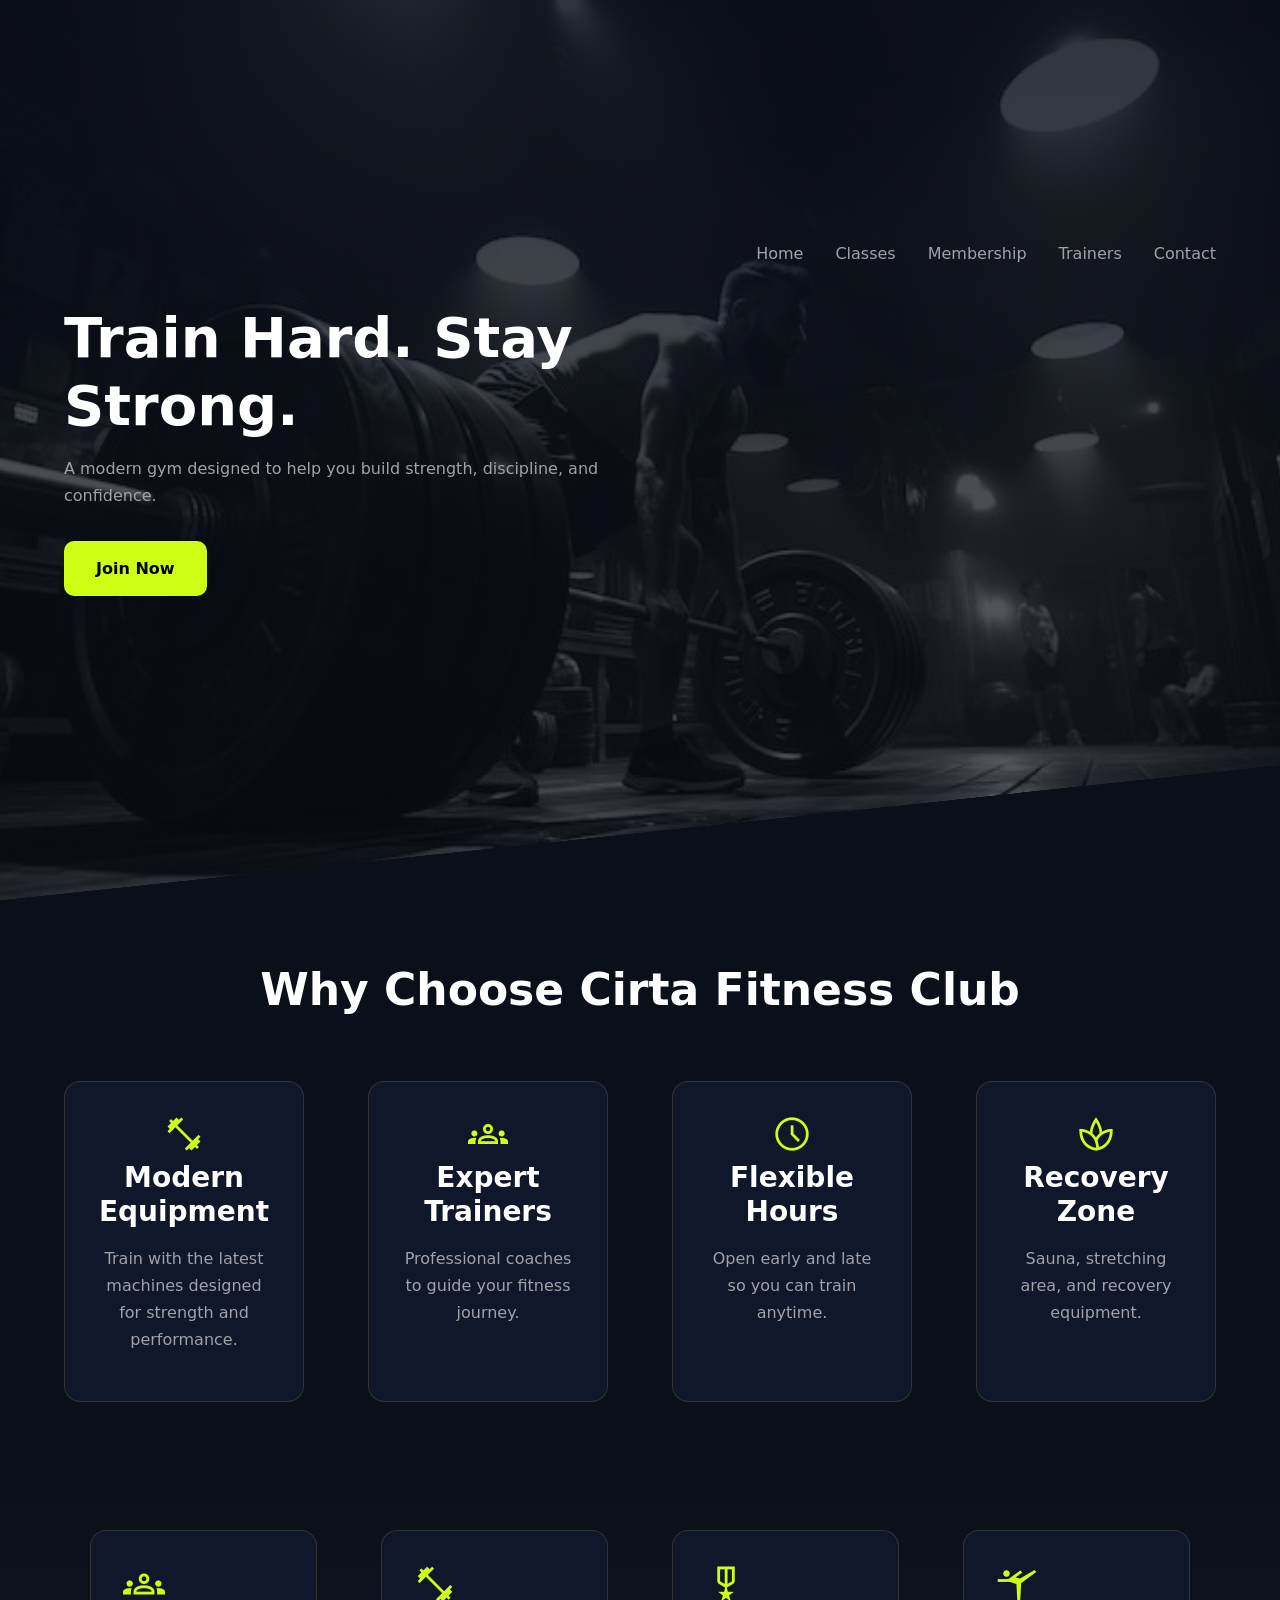
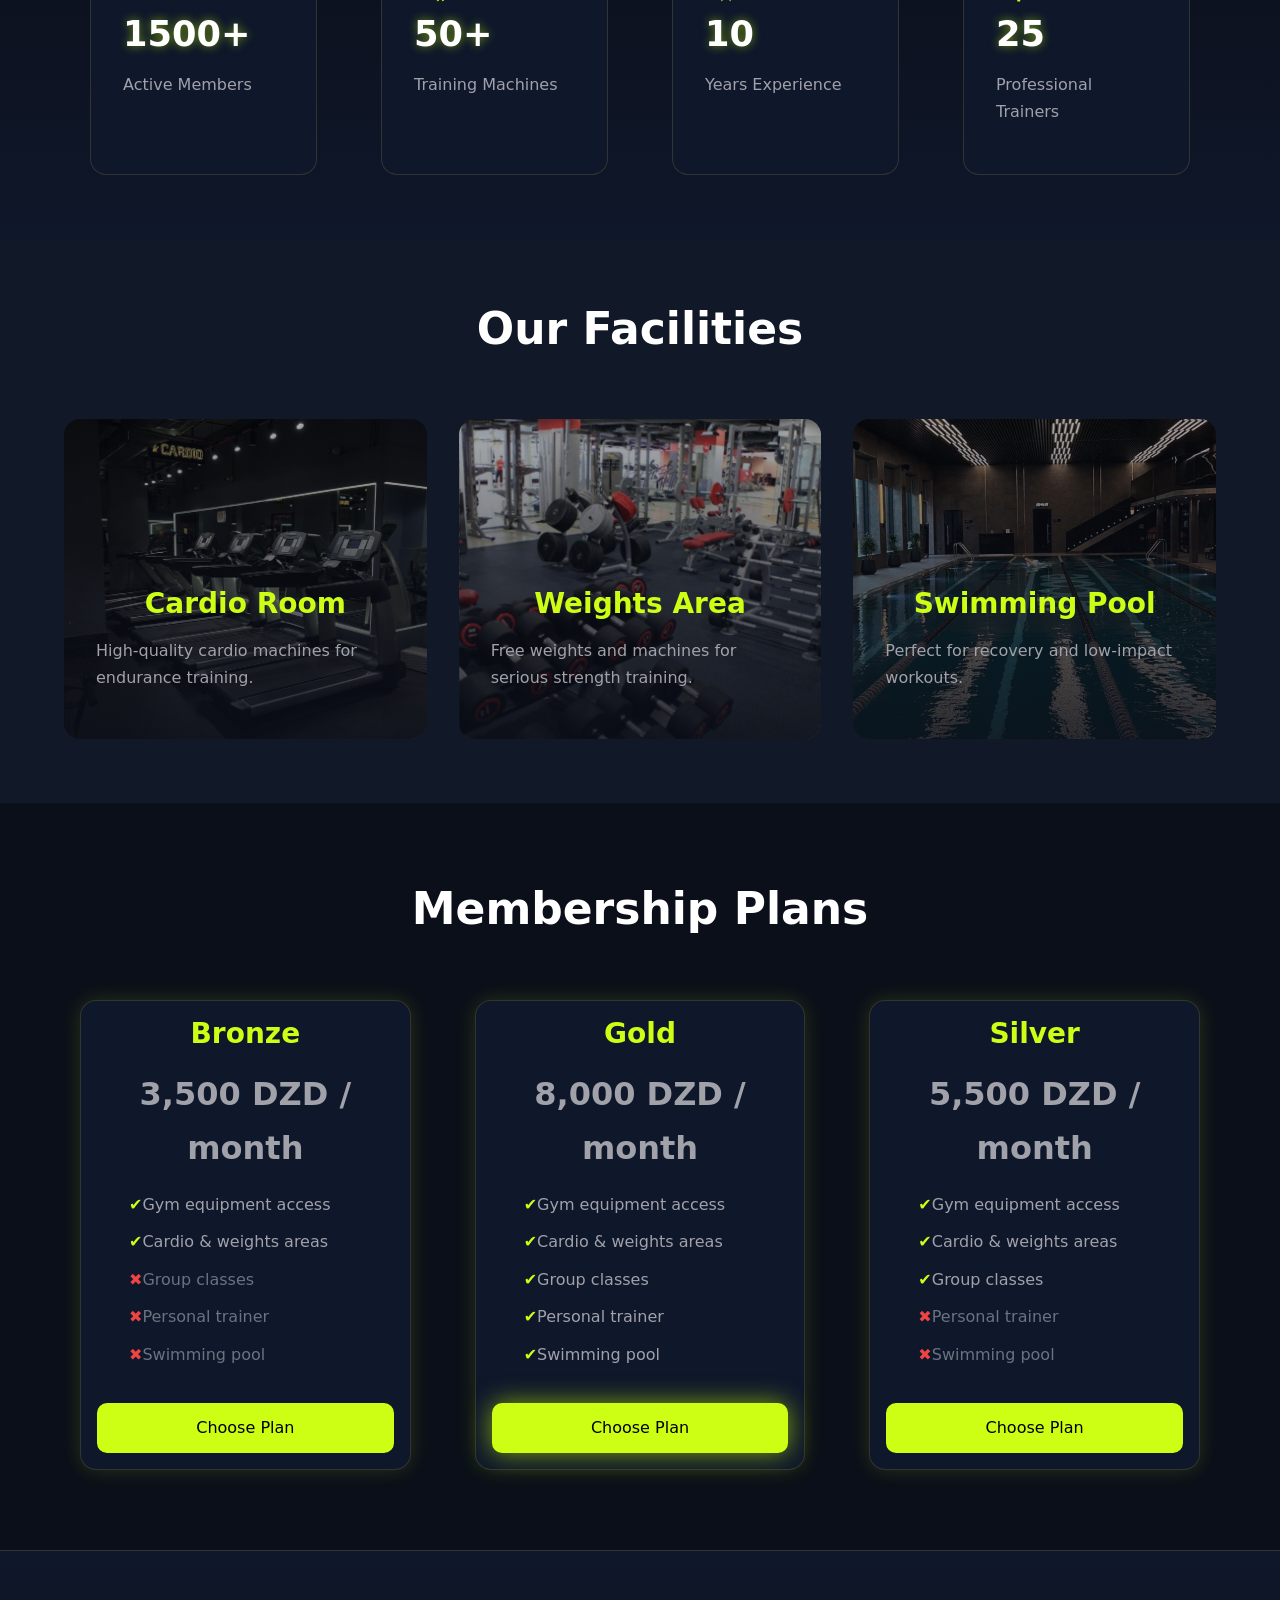
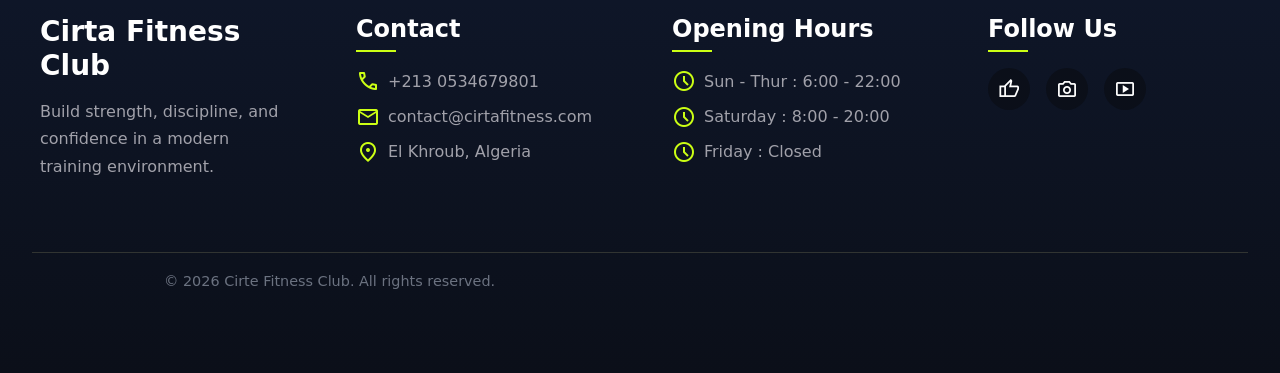
<file: frontend/index.html>
<!DOCTYPE html>
<html lang="en">
<head>
    <meta charset="UTF-8">
    <meta name="viewport" content="width=device-width, initial-scale=1.0">
    <title>Cirta Fitness Club | Modern Gym & Personal Training in El Khroub</title>
    <meta name="description"
     content="Cirta Fitness Club is a modern gym in El Khroub, Algeria offering professional trainers,
     strength training, cardio equipment, group classes, and flexible memberships.">
    <meta name="keywords"
     content="Cirta Fitness Club, gym El Khroub, gym Algeria, fitness club Algeria,
     personal trainer El Khroub, strength training gym, cardio gym Algeria">
   
  
     <link rel="stylesheet" href="./assets/css/index.css">
    <link href="https://fonts.googleapis.com/css2?family=Material+Symbols+Outlined" rel="stylesheet"> 
</head>
<body>
  
    <!-- home page header -->
   
    <header id="homeHeader">
       
      <div  class="header-overlay">
        
        <!-- <div class="logo">
        <img src="./assets/images/logo.png" alt="Cirte Fitness Club logo">
        </div> -->
      <nav>
        <ul>
          <li><a href="index.html">Home</a></li>
          <li><a href="./pages/classes.html">Classes</a></li>
          <li><a href="./pages/membership.html">Membership</a></li>
          <li><a href="./pages/trainers.html">Trainers</a></li>
          <li><a href="./pages/contact.html">Contact</a></li>
        </ul>
      </nav>
   
    <!-- hero section -->
      
       <section id="homeHeroSection">
       <h1>Train Hard. Stay Strong.</h1>
        <p>
        A modern gym designed to help you build strength, discipline,
        and confidence.
        </p>
        <a href="./pages/membership.html" class="btn-hero">Join Now</a>
       </section>
      </div>
    </header>

    <!-- home page main -->
  <main>
    <!-- whyChooseUs section -->
    <section id="whyChooseUs">

        <h2>Why Choose Cirta Fitness Club</h2>

        <div class="why-grid">

        <article class="why-card">
         <span class="material-symbols-outlined">fitness_center</span>
         <h3>Modern Equipment</h3>
         <p>Train with the latest machines designed for strength and performance.</p>
        </article>

        <article class="why-card">
         <span class="material-symbols-outlined">groups</span>
         <h3>Expert Trainers</h3>
         <p>Professional coaches to guide your fitness journey.</p>
       </article>

       <article class="why-card">
         <span class="material-symbols-outlined">schedule</span>
         <h3>Flexible Hours</h3>
         <p>Open early and late so you can train anytime.</p>
       </article>

      <article class="why-card">
        <span class="material-symbols-outlined">spa</span>
        <h3>Recovery Zone</h3>
       <p>Sauna, stretching area, and recovery equipment.</p>
      </article>

      </div>

     </section>
    
     <!-- gymStatSection -->

     <section id="gymStats">

     <div class="stats-container">

     <article class="stat">
       <span class="material-symbols-outlined">groups</span>
       <h3>1500+</h3>
       <p>Active Members</p>
     </article>

     <article class="stat">
       <span class="material-symbols-outlined">fitness_center</span>
       <h3>50+</h3>
       <p>Training Machines</p>
     </article>

     <article class="stat">
       <span class="material-symbols-outlined">military_tech</span>
       <h3>10</h3>
       <p>Years Experience</p>
     </article>

     <article class="stat">
       <span class="material-symbols-outlined">sports_gymnastics</span>
       <h3>25</h3>
       <p>Professional Trainers</p>
     </article>

  </div>

</section>
        
        <!-- facilities section -->
      <section id="facilities">
        <h2 id="facilityh2">Our Facilities</h2>

        <div class="facilities-grid">
         <article class="facility cardio">
          <h3>Cardio Room</h3>
          <p>High-quality cardio machines for endurance training.</p>
         </article>

         <article class="facility weights">
          <h3>Weights Area</h3>
          <p>Free weights and machines for serious strength training.</p>
          </article>

         <article class="facility pool">
          <h3>Swimming Pool</h3>
          <p>Perfect for recovery and low-impact workouts.</p>
         </article>
        </div>
      </section>
 
    <!-- membership section -->
     <section id="membership">
        <h2>Membership Plans</h2>

        <div class="membership-grid">

      <article class="plan plan--bronze">
        <h3>Bronze</h3>
        <p class="price">3,500 <span>DZD / month</span></p>
        <ul class="features">
         <li class="available">Gym equipment access</li>
         <li class="available">Cardio & weights areas</li>
         <li class="unavailable">Group classes</li>
         <li class="unavailable">Personal trainer</li>
         <li class="unavailable">Swimming pool</li>
        </ul>
        <a href="./pages/membership.html" class="plan-btn">Choose Plan</a>
      </article>

      
       <article class="plan plan--gold">
        <h3>Gold</h3>
        <p class="price">8,000 <span>DZD / month</span></p>

        <ul class="features">
         <li class="available">Gym equipment access</li>
         <li class="available">Cardio & weights areas</li>
         <li class="available">Group classes</li>
         <li class="available">Personal trainer</li>
         <li class="available">Swimming pool</li>
        </ul>
        <a href="./pages/membership.html" class="plan-btn">Choose Plan</a>
    </article>
     
    <article class="plan plan--silver">
        <h3>Silver</h3>
        <p class="price">5,500 <span>DZD / month</span></p>

        <ul class="features">
         <li class="available">Gym equipment access</li>
         <li class="available">Cardio & weights areas</li>
         <li class="available">Group classes</li>
         <li class="unavailable">Personal trainer</li>
         <li class="unavailable">Swimming pool</li>
         </ul>
         <a href="./pages/membership.html" class="plan-btn">Choose Plan</a>
       </article>

       </div>
     </section>


     </main>
     <!-- footer -->
     <footer id="footer">

  <div class="footer-container">

    <!-- gymInfo -->
    <div class="footer-section">
      <h3>Cirta Fitness Club</h3>
      <p>Build strength, discipline, and confidence in a modern training environment.</p>
    </div>

    <!-- Contact -->
    <div class="footer-section">
      <h4>Contact</h4>

      <p>
        <span class="material-symbols-outlined">call</span>
        +213 0534679801
      </p>

      <p>
        <span class="material-symbols-outlined">mail</span>
        contact@cirtafitness.com
      </p>

      <p>
        <span class="material-symbols-outlined">location_on</span>
        El Khroub, Algeria
      </p>
    </div>

    <!-- Opening Hours -->
    <div class="footer-section">
      <h4>Opening Hours</h4>

      <p>
        <span class="material-symbols-outlined">schedule</span>
        Sun - Thur : 6:00 - 22:00
      </p>

      <p>
        <span class="material-symbols-outlined">schedule</span>
        Saturday : 8:00 - 20:00
      </p>

      <p>
        <span class="material-symbols-outlined">schedule</span>
        Friday : Closed
      </p>
    </div>

    <!-- Social -->
    <div class="footer-section">
      <h4>Follow Us</h4>

      <div class="social-icons">

        <a href="#"><span class="material-symbols-outlined">thumb_up</span></a>
        <a href="#"><span class="material-symbols-outlined">photo_camera</span></a>
        <a href="#"><span class="material-symbols-outlined">smart_display</span></a>

      </div>

    </div>

  </div>

  <div class="footer-bottom">
    <p>© 2026 Cirte Fitness Club. All rights reserved.</p>
  </div>

</footer>
    
</body>
</html>
</file>
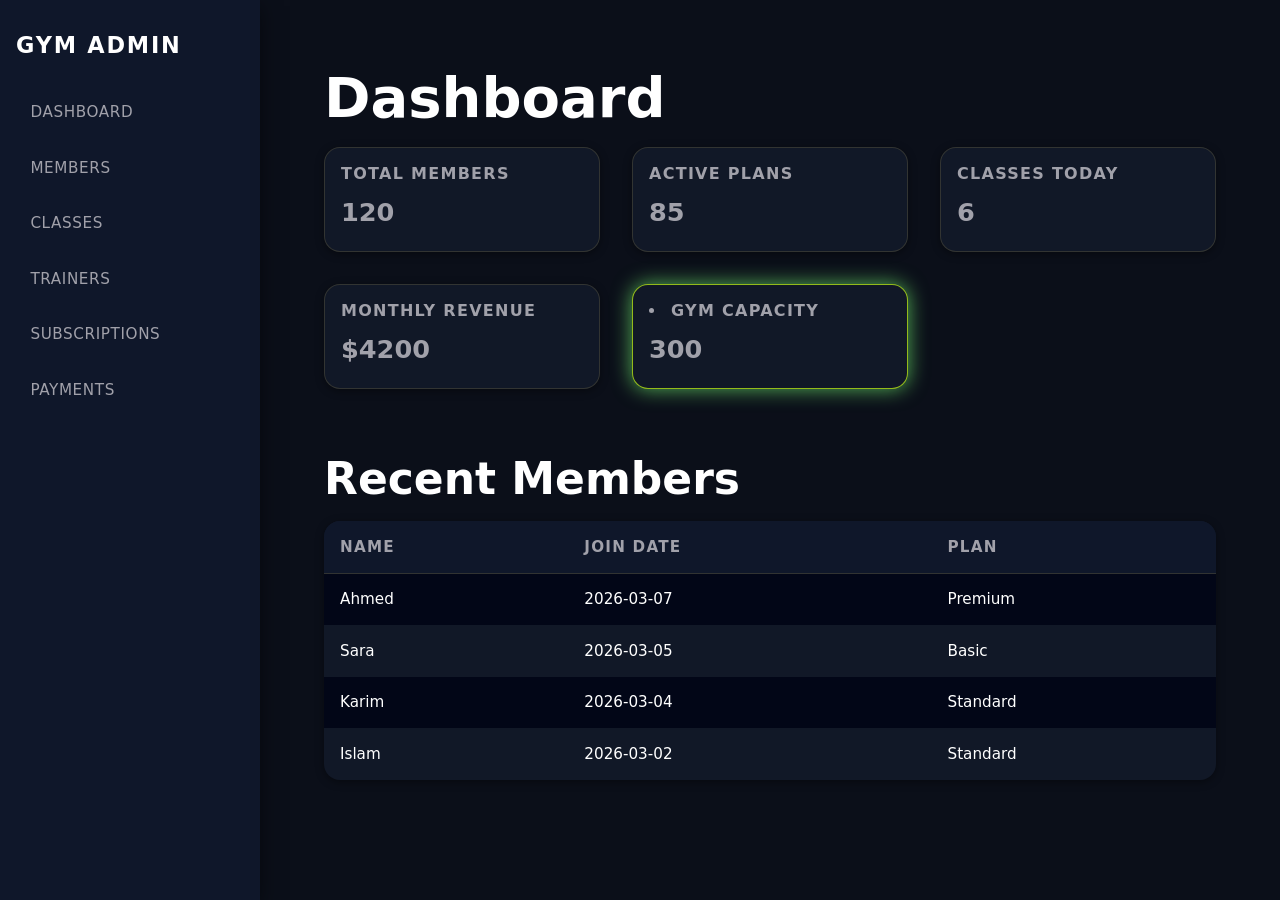
<file: frontend/adminPages/admin-dashboard (1).html>
<!DOCTYPE html>
<html>
<head>
<title>Gym Admin Dashboard</title>
 <link rel="stylesheet" href="../assets/css/index.css">

</head>
<body>

<div class="sidebar">

<h1>Gym Admin</h1>

<ul>
<li><a href="">Dashboard</a></li>
<li><a href="">Members</a></li>
<li><a href="">Classes</a></li>
<li><a href="">Trainers</a></li>
<li><a href="">Subscriptions</a></li>
<li><a href="">Payments</a></li>
</ul>

</div>

<div class="main">

<h1>Dashboard</h1>

<div class="cards">

<div class="card">
<h3>Total Members</h3>
<p>120</p>
</div>

<div class="card">
<h3>Active Plans</h3>
<p>85</p>
</div>

<div class="card">
<h3>Classes Today</h3>
<p>6</p>
</div>

<div class="card">
<h3>Monthly Revenue</h3>
<p>$4200</p>
</div>

<div class="card">
<h3><li>Gym Capacity</li></h3>
<p>300</p>
</div>

</div>

<h2>Recent Members</h2>

<table>

<tr>
<th>Name</th>
<th>Join Date</th>
<th>Plan</th>
</tr>

<tr>
<td>Ahmed</td>
<td>2026-03-07</td>
<td>Premium</td>
</tr>

<tr>
<td>Sara</td>
<td>2026-03-05</td>
<td>Basic</td>
</tr>

<tr>
<td>Karim</td>
<td>2026-03-04</td>
<td>Standard</td>
</tr>
<tr>
<td>Islam</td>
<td>2026-03-02</td>
<td>Standard</td>
</tr>

</table>

</section>

</body>
</html>
</file>
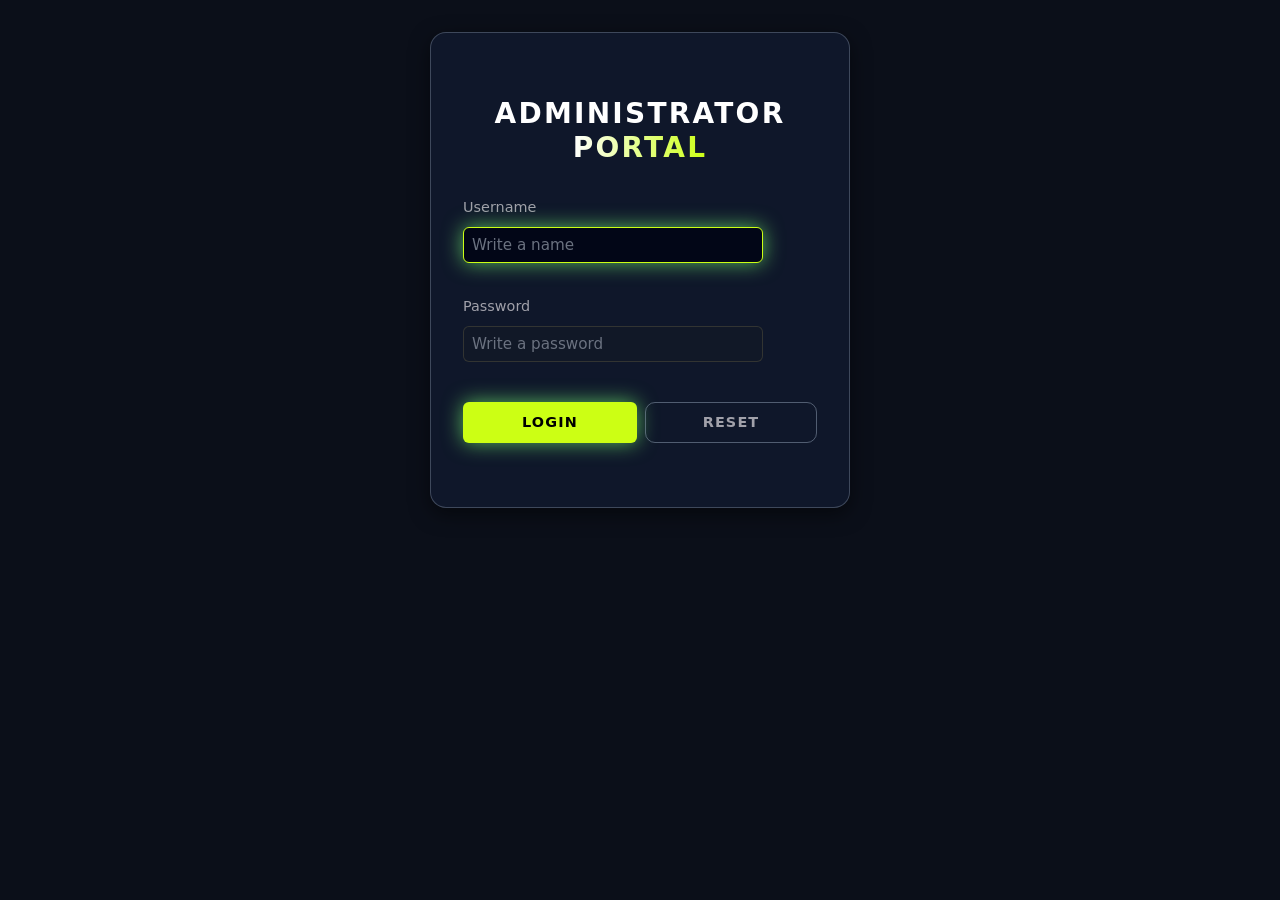
<file: frontend/adminPages/admin-login (2).html>
<!DOCTYPE html>
<html lang="en">
<head>
  <meta charset="UTF-8" />
  <meta name="viewport" content="width=device-width, initial-scale=1.0" />
  <title>Gym Management — Admin Login</title>
   <link rel="stylesheet" href="../assets/css/index.css">
</head>
<body>
  <section class="admin-login">
    <div class="admin-login-card">
      <h1 class="admin-login-title">
        Administrator
        <span class="accent">Portal</span>
      </h1>

      <form class="admin-login-form" action="admin-dashboard.html" method="get">
        <div class="form-group">
          <label for="Username">Username</label>
          <input
            type="text"
            id="Username"
            name="username"
            placeholder="Write a name"
            autofocus
            required
          />
        </div>

        <div class="form-group">
          <label for="win">Password</label>
          <input
            type="password"
            id="win"
            name="password"
            placeholder="Write a password"
            required
          />
        </div>

        <div class="form-actions">
          <button type="submit" class="btn-primary">Login</button>
          <button type="reset" class="btn-ghost">Reset</button>
        </div>
      </form>
    </div>
  </section>
</body>
</html>
</file>
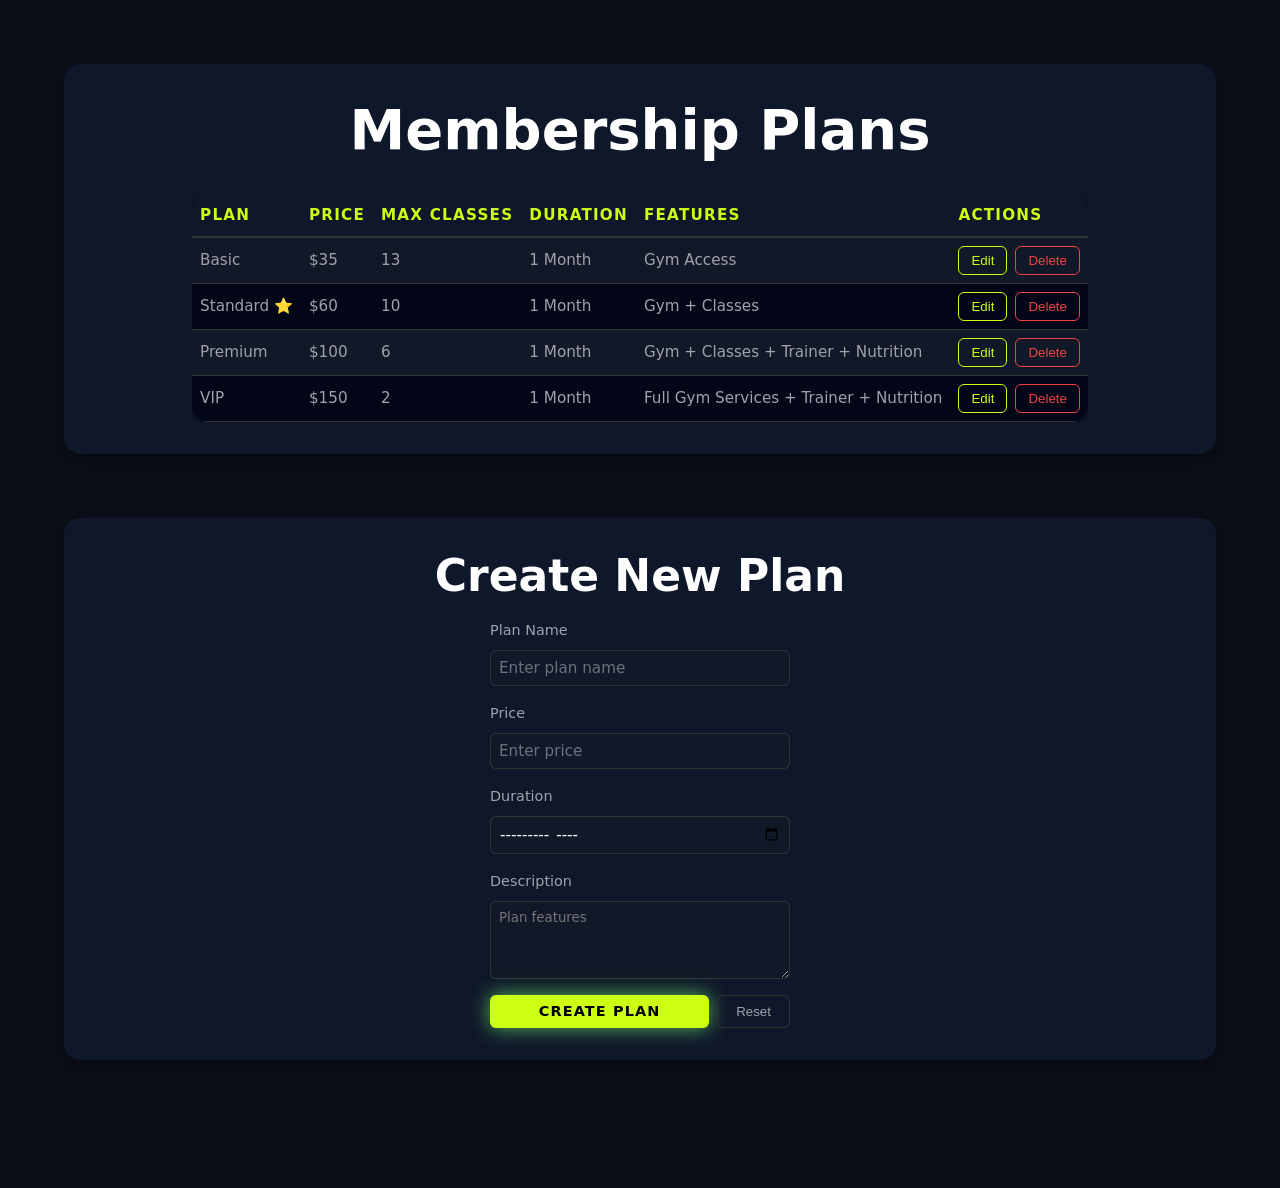
<file: frontend/adminPages/admin-plans.html>
<!DOCTYPE html>
<html lang="en">
<head>
<meta charset="UTF-8">
<meta name="viewport" content="width=device-width, initial-scale=1.0">
<link rel="stylesheet" href="../assets/css/index.css">
<title>Admin Plans | Cirta Fitness Club</title>


</head>

<body>

<main class="admin-container">

<!-- VIEW PLANS -->
<section class="admin-section">

<h1 class="admin-title">Membership Plans</h1>

<div class="table-wrapper">

<table class="plans-table">

<thead>
<tr>
<th>Plan</th>
<th>Price</th>
<th>Max Classes</th>
<th>Duration</th>
<th>Features</th>
<th>Actions</th>
</tr>
</thead>

<tbody>

<tr>
<td>Basic</td>
<td>$35</td>
<td>13</td>
<td>1 Month</td>
<td>Gym Access</td>
<td class="actions">
<button class="btn-edit">Edit</button>
<button class="btn-delete">Delete</button>
</td>
</tr>

<tr>
<td>Standard ⭐</td>
<td>$60</td>
<td>10</td>
<td>1 Month</td>
<td>Gym + Classes</td>
<td class="actions">
<button class="btn-edit">Edit</button>
<button class="btn-delete">Delete</button>
</td>
</tr>

<tr>
<td>Premium</td>
<td>$100</td>
<td>6</td>
<td>1 Month</td>
<td>Gym + Classes + Trainer + Nutrition</td>
<td class="actions">
<button class="btn-edit">Edit</button>
<button class="btn-delete">Delete</button>
</td>
</tr>

<tr>
<td>VIP</td>
<td>$150</td>
<td>2</td>
<td>1 Month</td>
<td>Full Gym Services + Trainer + Nutrition</td>
<td class="actions">
<button class="btn-edit">Edit</button>
<button class="btn-delete">Delete</button>
</td>
</tr>

</tbody>

</table>

</div>

</section>


<!-- CREATE PLAN -->

<section class="admin-section">

<h2 class="admin-subtitle">Create New Plan</h2>

<form class="plan-form">

<div class="form-group">
<label for="name">Plan Name</label>
<input type="text" id="name" name="name" placeholder="Enter plan name" required>
</div>

<div class="form-group">
<label for="price">Price</label>
<input type="number" id="price" name="price" placeholder="Enter price" required>
</div>

<div class="form-group">
<label for="dur">Duration</label>
<input type="month" id="dur" name="duration" required>
</div>

<div class="form-group">
<label for="des">Description</label>
<textarea id="des" name="description" rows="4" placeholder="Plan features"></textarea>
</div>

<div class="form-actions">
<button type="submit" class="btn-primary">Create Plan</button>
<button type="reset" class="btn-secondary">Reset</button>
</div>

</form>

</section>

</main>

</body>
</html>
</file>
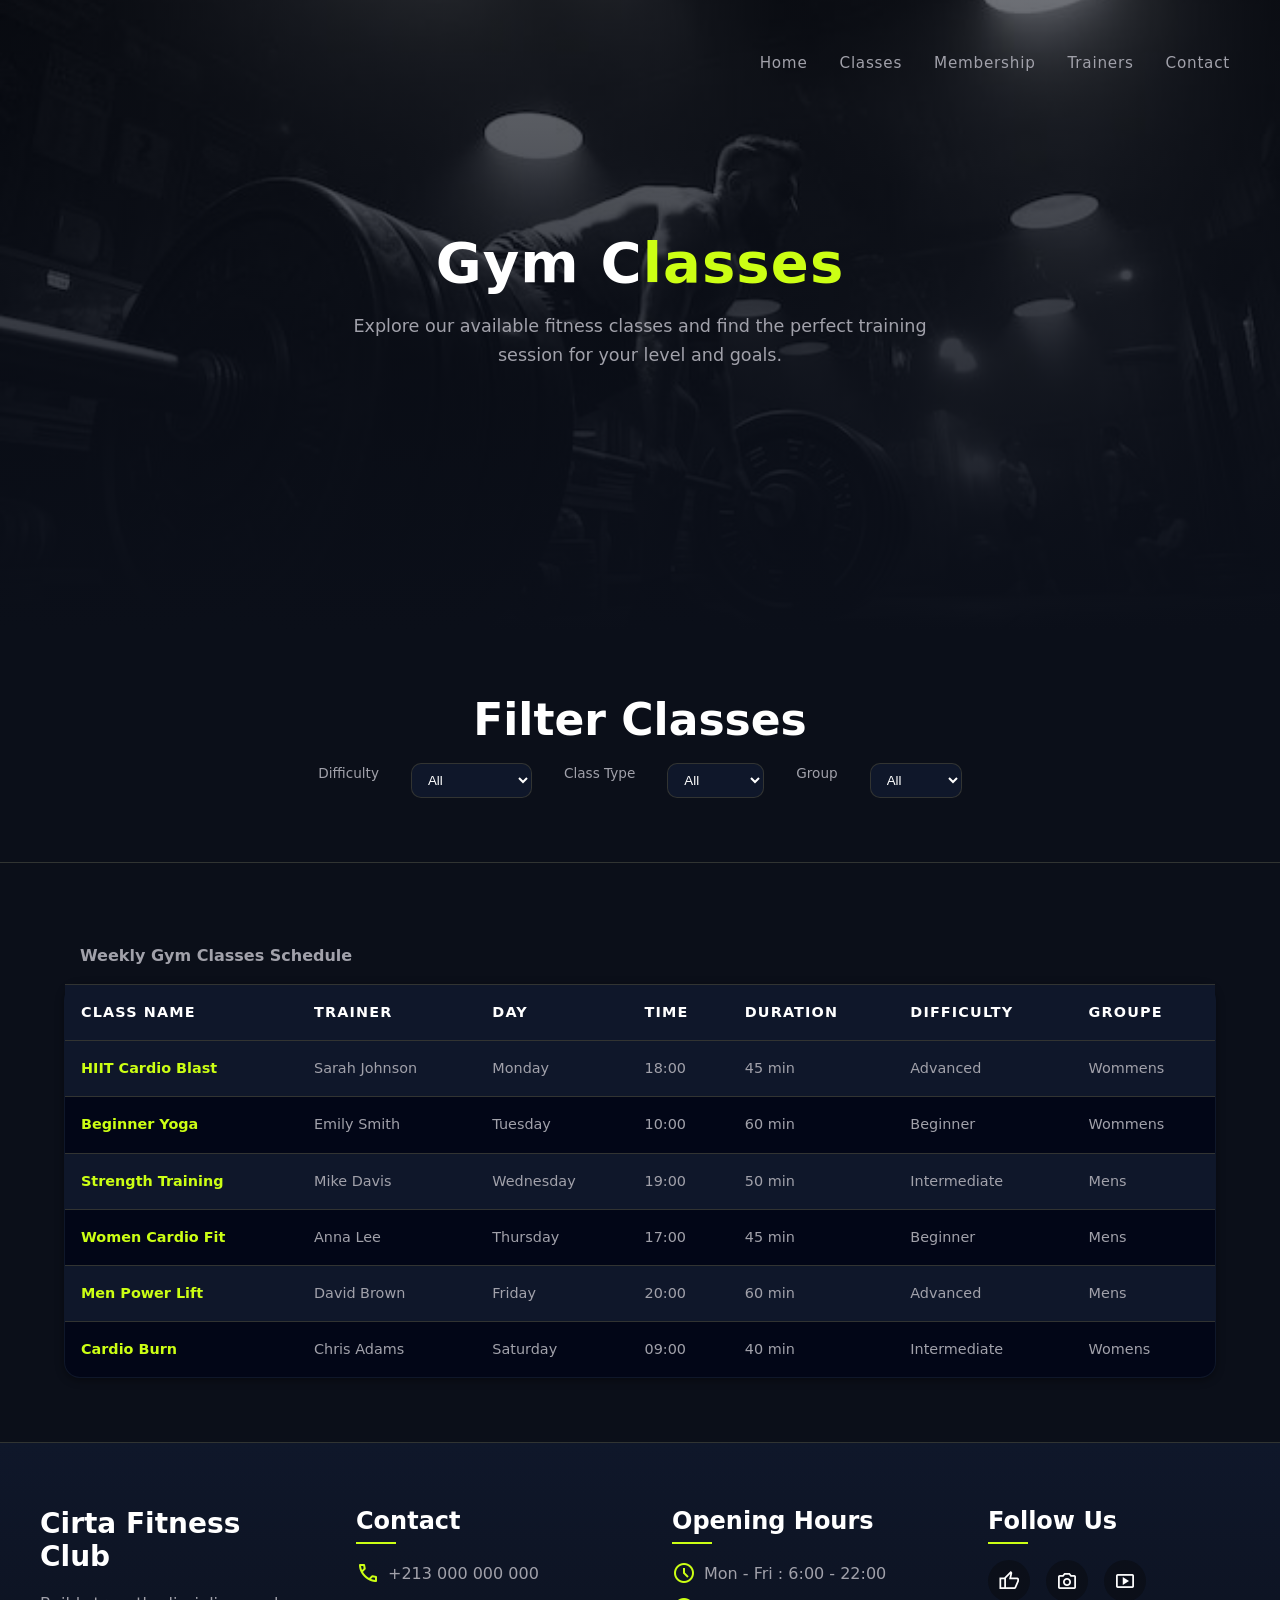
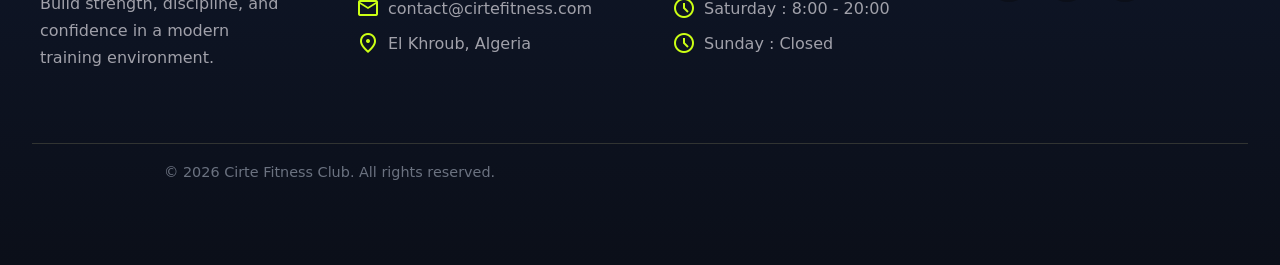
<file: frontend/pages/classes.html>
<!DOCTYPE html>
<html lang="en">
<head>
    <meta charset="UTF-8">
    <meta name="viewport" content="width=<device-width>, initial-scale=1.0">
    <title>Document</title>
     <link rel="stylesheet" href="../assets/css/index.css">
    <link href="https://fonts.googleapis.com/css2?family=Material+Symbols+Outlined" rel="stylesheet">
</head>
<body>
    <!-- classesHeader -->
           <header class="headertrainer">


<div  class="headertrainer-overlay">
        
        <!-- <div class="logo">
        <img src="./assets/images/logo.png" alt="Cirte Fitness Club logo">
        </div> -->
      <nav>
        <ul>
          <li><a href="../index.html">Home</a></li>
          <li><a href="../pages/classes.html">Classes</a></li>
          <li><a href="../pages/membership.html">Membership</a></li>
          <li><a href="../pages/trainers.html">Trainers</a></li>
          <li><a href="../pages/contact.html">Contact</a></li>
        </ul>
      </nav>
   
    <!-- hero section -->
      
       <section id="trainereroSection">
      <h1>Gym Classes</h1>
       <p>  Explore our available fitness classes and find the perfect training
         session for your level and goals.</p>
       </section>
      </div>
</header>

      <!-- <header class="class-header"> -->
        <!-- <div class="header-overlay">
        <nav>
         <ul>
          <li><a href="../index.html">Home</a></li>
          <li><a href="../pages/classes.html">Classes</a></li>
          <li><a href="../pages/membership.html">Membership</a></li>
          <li><a href="../pages/trainers.html">Trainers</a></li>
          <li><a href="../pages/contact.html">Contact</a></li>
         </ul>
        </nav>
        <section>
        <h1>Gym Classes</h1>
        <p>
         Explore our available fitness classes and find the perfect training
         session for your level and goals.
        </p>
        </section>
        </div>
      </header> -->

      <main>
       <!-- filterSection -->
        <section class="class-filters">
          <h2>Filter Classes</h2>

          <div class="filter-controls">

             <label for="difficultyFilter">Difficulty</label>
             <select id="difficultyFilter">
               <option>All</option>
               <option>Beginner</option>
               <option>Intermediate</option>
               <option>Advanced</option>
             </select>

             <label for="typeFilter">Class Type</label>
             <select id="typeFilter">
              <option>All</option>
              <option>Cardio</option>
              <option>Strength</option>
              <option>Yoga</option>
              <option>HIIT</option>
             </select>

             <label for="groupFilter">Group</label>
             <select id="groupFilter">
              <option>All</option>
              <option>Women</option>
              <option>Men</option>
             </select>

           </div>
       </section>

       <!-- classesSection -->
       
       <section class="classes-table-section">

         <table class="classes-table">
            <caption>
             Weekly Gym Classes Schedule
            </caption>

            <thead>
             <tr>
              <th>Class Name</th>
              <th>Trainer</th>
              <th>Day</th>
              <th>Time</th>
              <th>Duration</th>
              <th>Difficulty</th>
              <th>Groupe</th>
             </tr>
            </thead>

            <tbody>

             <tr>
               <td>
                <a href="class-details.html">HIIT Cardio Blast</a>
               </td>
               <td>Sarah Johnson</td>
               <td>Monday</td>
               <td>18:00</td>
               <td>45 min</td>
               <td>Advanced</td>
               <td>Wommens</td>
             </tr>

             <tr>
              <td>
               <a href="class-details.html">Beginner Yoga</a>
              </td>
              <td>Emily Smith</td>
              <td>Tuesday</td>
              <td>10:00</td>
              <td>60 min</td>
              <td>Beginner</td>
              <td>Wommens</td>
             </tr>

             <tr>
              <td>
               <a href="class-details.html">Strength Training</a>
              </td>
              <td>Mike Davis</td>
              <td>Wednesday</td>
              <td>19:00</td>
              <td>50 min</td>
              <td>Intermediate</td>
              <td>Mens</td>
             </tr>

             <tr>
              <td>
               <a href="class-details.html">Women Cardio Fit</a>
              </td>
              <td>Anna Lee</td>
              <td>Thursday</td>
              <td>17:00</td>
              <td>45 min</td>
              <td>Beginner</td>
              <td>Mens</td>
             </tr>

             <tr>
              <td>
                <a href="class-details.html">Men Power Lift</a>
              </td>
              <td>David Brown</td>
              <td>Friday</td>
              <td>20:00</td>
              <td>60 min</td>
              <td>Advanced</td>
              <td>Mens</td>
             </tr>

             <tr>
              <td>
               <a href="class-details.html">Cardio Burn</a>
              </td>
              <td>Chris Adams</td>
              <td>Saturday</td>
              <td>09:00</td>
              <td>40 min</td>
              <td>Intermediate</td>
              <td>Womens</td>
             </tr>

         </tbody>
         </table>
       </section>
      </main>


      
         <!-- footer -->
     <footer id="footer">

      <div class="footer-container">

      <!-- gymInfo -->
      <div class="footer-section">
        <h3>Cirta Fitness Club</h3>
        <p>Build strength, discipline, and confidence in a modern training environment.</p>
      </div>

     <!-- Contact -->
      <div class="footer-section">
        <h4>Contact</h4>
        <p>
        <span class="material-symbols-outlined">call</span>
        +213 000 000 000
        </p>

        <p>
        <span class="material-symbols-outlined">mail</span>
        contact@cirtefitness.com
        </p>

        <p>
        <span class="material-symbols-outlined">location_on</span>
        El Khroub, Algeria
        </p>
      </div>

    <!-- Opening Hours -->
      <div class="footer-section">
       <h4>Opening Hours</h4>
       <p>
         <span class="material-symbols-outlined">schedule</span>
         Mon - Fri : 6:00 - 22:00
       </p>
 
       <p>
         <span class="material-symbols-outlined">schedule</span>
         Saturday : 8:00 - 20:00
       </p>

       <p>
         <span class="material-symbols-outlined">schedule</span>
         Sunday : Closed
       </p>
      </div>

      <!-- Social -->
      <div class="footer-section">
        <h4>Follow Us</h4>
        <div class="social-icons">
        <a href="#"><span class="material-symbols-outlined">thumb_up</span></a>
        <a href="#"><span class="material-symbols-outlined">photo_camera</span></a>
        <a href="#"><span class="material-symbols-outlined">smart_display</span></a>
      </div>
      </div>
     </div>

    <div class="footer-bottom">
      <p>© 2026 Cirte Fitness Club. All rights reserved.</p>
     </div>

    </footer>










</body>
</html>
</file>
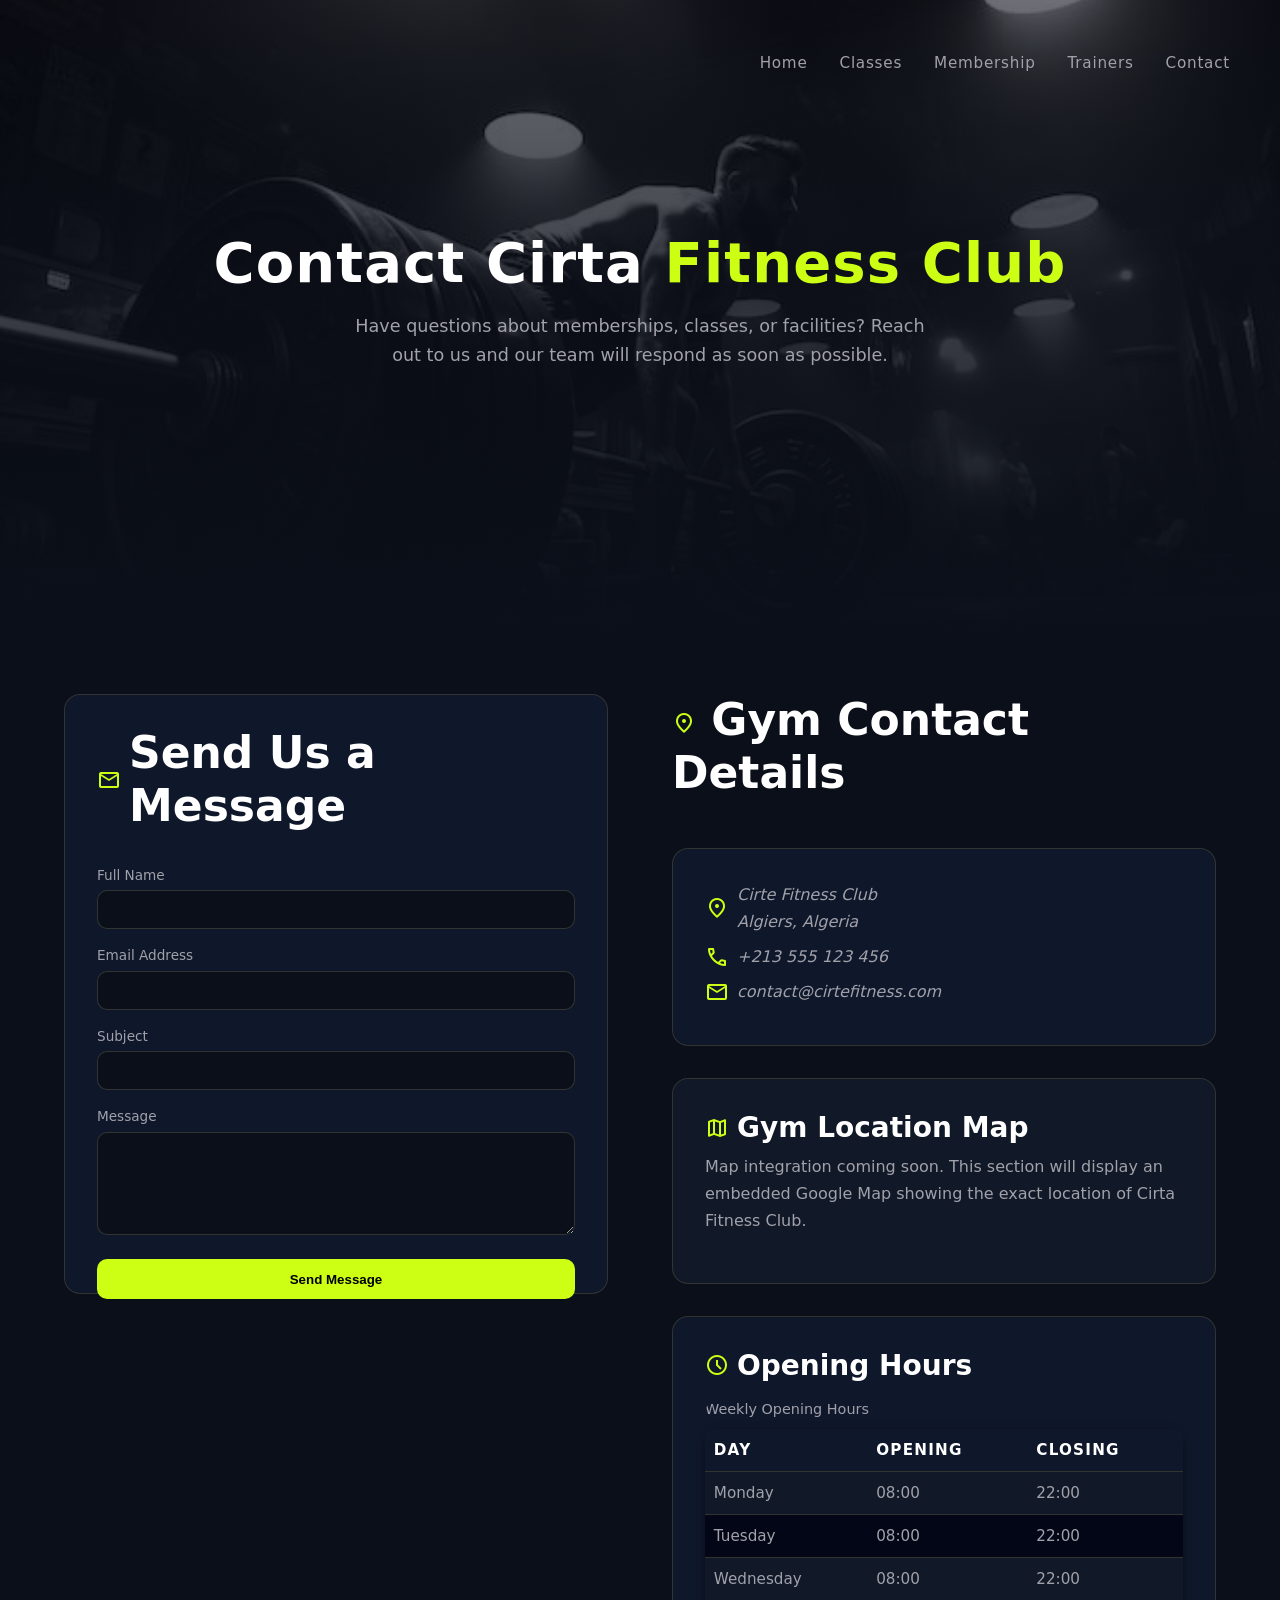
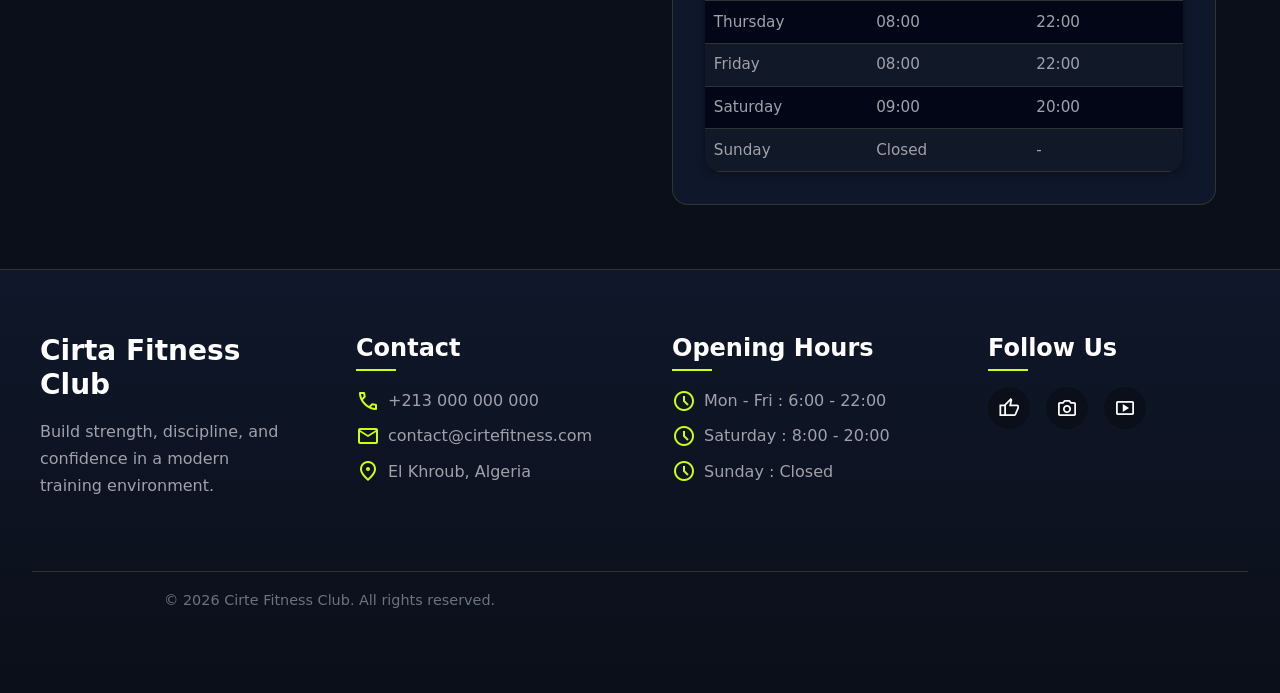
<file: frontend/pages/contact.html>
<!DOCTYPE html>
<html lang="en">
<head>
    <meta charset="UTF-8">
    <meta name="viewport" content="width=device-width, initial-scale=1.0">
    <title>Document</title>
     <link rel="stylesheet" href="../assets/css/index.css">
    <link href="https://fonts.googleapis.com/css2?family=Material+Symbols+Outlined" rel="stylesheet">
    
</head>
<body>

   <!-- PAGE HEADER -->
     <header class="headertrainer">


<div  class="headertrainer-overlay">
        
        <!-- <div class="logo">
        <img src="./assets/images/logo.png" alt="Cirte Fitness Club logo">
        </div> -->
      <nav>
        <ul>
          <li><a href="../index.html">Home</a></li>
          <li><a href="../pages/classes.html">Classes</a></li>
          <li><a href="../pages/membership.html">Membership</a></li>
          <li><a href="../pages/trainers.html">Trainers</a></li>
          <li><a href="../pages/contact.html">Contact</a></li>
        </ul>
      </nav>
   
    <!-- hero section -->
      
       <section id="trainereroSection">
      <h1> Contact Cirta Fitness Club</h1>
       <p>   Have questions about memberships, classes, or facilities?
      Reach out to us and our team will respond as soon as possible.</p>
       </section>
      </div>
</header>
  <!-- <header class="contact-page-header">
    <div  class="header-overlay">
    
     <nav>
        <ul>
          <li><a href="../index.html">Home</a></li>
          <li><a href="../pages/classes.html">Classes</a></li>
          <li><a href="../pages/membership.html">Membership</a></li>
          <li><a href="../pages/trainers.html">Trainers</a></li>
          <li><a href="../pages/contact.html">Contact</a></li>
        </ul>
      </nav>
    
    
    <section>
    <h1>Contact Cirte Fitness Club</h1>
    <p>
      Have questions about memberships, classes, or facilities?
      Reach out to us and our team will respond as soon as possible.
    </p>
    </section>


  </div>
  </header> -->
 
  <main id="contactPage">
  <!-- CONTACT CONTENT GRID -->
  <section class="contact-content">

    <!-- CONTACT FORM -->
    <section class="contact-form-section">

      <h2>
        <span class="material-symbols-outlined">mail</span>
        Send Us a Message
      </h2>

      <form class="contact-form">

        <div class="contact-form-group">
          <label for="contactName">Full Name</label>
          <input type="text" id="contactName" name="name" required>
        </div>

        <div class="contact-form-group">
          <label for="contactEmail">Email Address</label>
          <input type="email" id="contactEmail" name="email" required>
        </div>

        <div class="contact-form-group">
          <label for="contactSubject">Subject</label>
          <input type="text" id="contactSubject" name="subject" required>
        </div>

        <div class="contact-form-group">
          <label for="contactMessage">Message</label>
          <textarea id="contactMessage" name="message" rows="5" required></textarea>
        </div>

        <button type="submit" class="contact-send-btn">
          Send Message
        </button>

      </form>

    </section>


    <!-- CONTACT INFO -->
    <section class="contact-info-section">

      <h2>
        <span class="material-symbols-outlined">location_on</span>
        Gym Contact Details
      </h2>

      <address class="contact-address">

        <p>
          <span class="material-symbols-outlined">location_on</span>
          Cirte Fitness Club<br>
          Algiers, Algeria
        </p>

        <p>
          <span class="material-symbols-outlined">call</span>
          +213 555 123 456
        </p>

        <p>
          <span class="material-symbols-outlined">mail</span>
          contact@cirtefitness.com
        </p>

      </address>


      <!-- MAP PLACEHOLDER -->
      <div class="contact-map-placeholder">

        <h3>
          <span class="material-symbols-outlined">map</span>
          Gym Location Map
        </h3>

        <p>
          Map integration coming soon. This section will display an embedded
          Google Map showing the exact location of Cirta Fitness Club.
        </p>

      </div>


      <!-- OPENING HOURS -->
      <div class="contact-hours">

        <h3>
          <span class="material-symbols-outlined">schedule</span>
          Opening Hours
        </h3>

        <table class="contact-hours-table">

          <caption>Weekly Opening Hours</caption>

          <thead>
            <tr>
              <th>Day</th>
              <th>Opening</th>
              <th>Closing</th>
            </tr>
          </thead>

          <tbody>

            <tr>
              <td>Monday</td>
              <td>08:00</td>
              <td>22:00</td>
            </tr>

            <tr>
              <td>Tuesday</td>
              <td>08:00</td>
              <td>22:00</td>
            </tr>

            <tr>
              <td>Wednesday</td>
              <td>08:00</td>
              <td>22:00</td>
            </tr>

            <tr>
              <td>Thursday</td>
              <td>08:00</td>
              <td>22:00</td>
            </tr>

            <tr>
              <td>Friday</td>
              <td>08:00</td>
              <td>22:00</td>
            </tr>

            <tr>
              <td>Saturday</td>
              <td>09:00</td>
              <td>20:00</td>
            </tr>

            <tr>
              <td>Sunday</td>
              <td>Closed</td>
              <td>-</td>
            </tr>

          </tbody>

        </table>

      </div>

    </section>

  </section>

</main>
     <footer id="footer">

  <div class="footer-container">

    <!-- gymInfo -->
    <div class="footer-section">
      <h3>Cirta Fitness Club</h3>
      <p>Build strength, discipline, and confidence in a modern training environment.</p>
    </div>

    <!-- Contact -->
    <div class="footer-section">
      <h4>Contact</h4>

      <p>
        <span class="material-symbols-outlined">call</span>
        +213 000 000 000
      </p>

      <p>
        <span class="material-symbols-outlined">mail</span>
        contact@cirtefitness.com
      </p>

      <p>
        <span class="material-symbols-outlined">location_on</span>
        El Khroub, Algeria
      </p>
    </div>

    <!-- Opening Hours -->
    <div class="footer-section">
      <h4>Opening Hours</h4>

      <p>
        <span class="material-symbols-outlined">schedule</span>
        Mon - Fri : 6:00 - 22:00
      </p>

      <p>
        <span class="material-symbols-outlined">schedule</span>
        Saturday : 8:00 - 20:00
      </p>

      <p>
        <span class="material-symbols-outlined">schedule</span>
        Sunday : Closed
      </p>
    </div>

    <!-- Social -->
    <div class="footer-section">
      <h4>Follow Us</h4>

      <div class="social-icons">

        <a href="#"><span class="material-symbols-outlined">thumb_up</span></a>
        <a href="#"><span class="material-symbols-outlined">photo_camera</span></a>
        <a href="#"><span class="material-symbols-outlined">smart_display</span></a>

      </div>

    </div>

  </div>

  <div class="footer-bottom">
    <p>© 2026 Cirte Fitness Club. All rights reserved.</p>
  </div>

</footer>
</body>
</html>
</file>
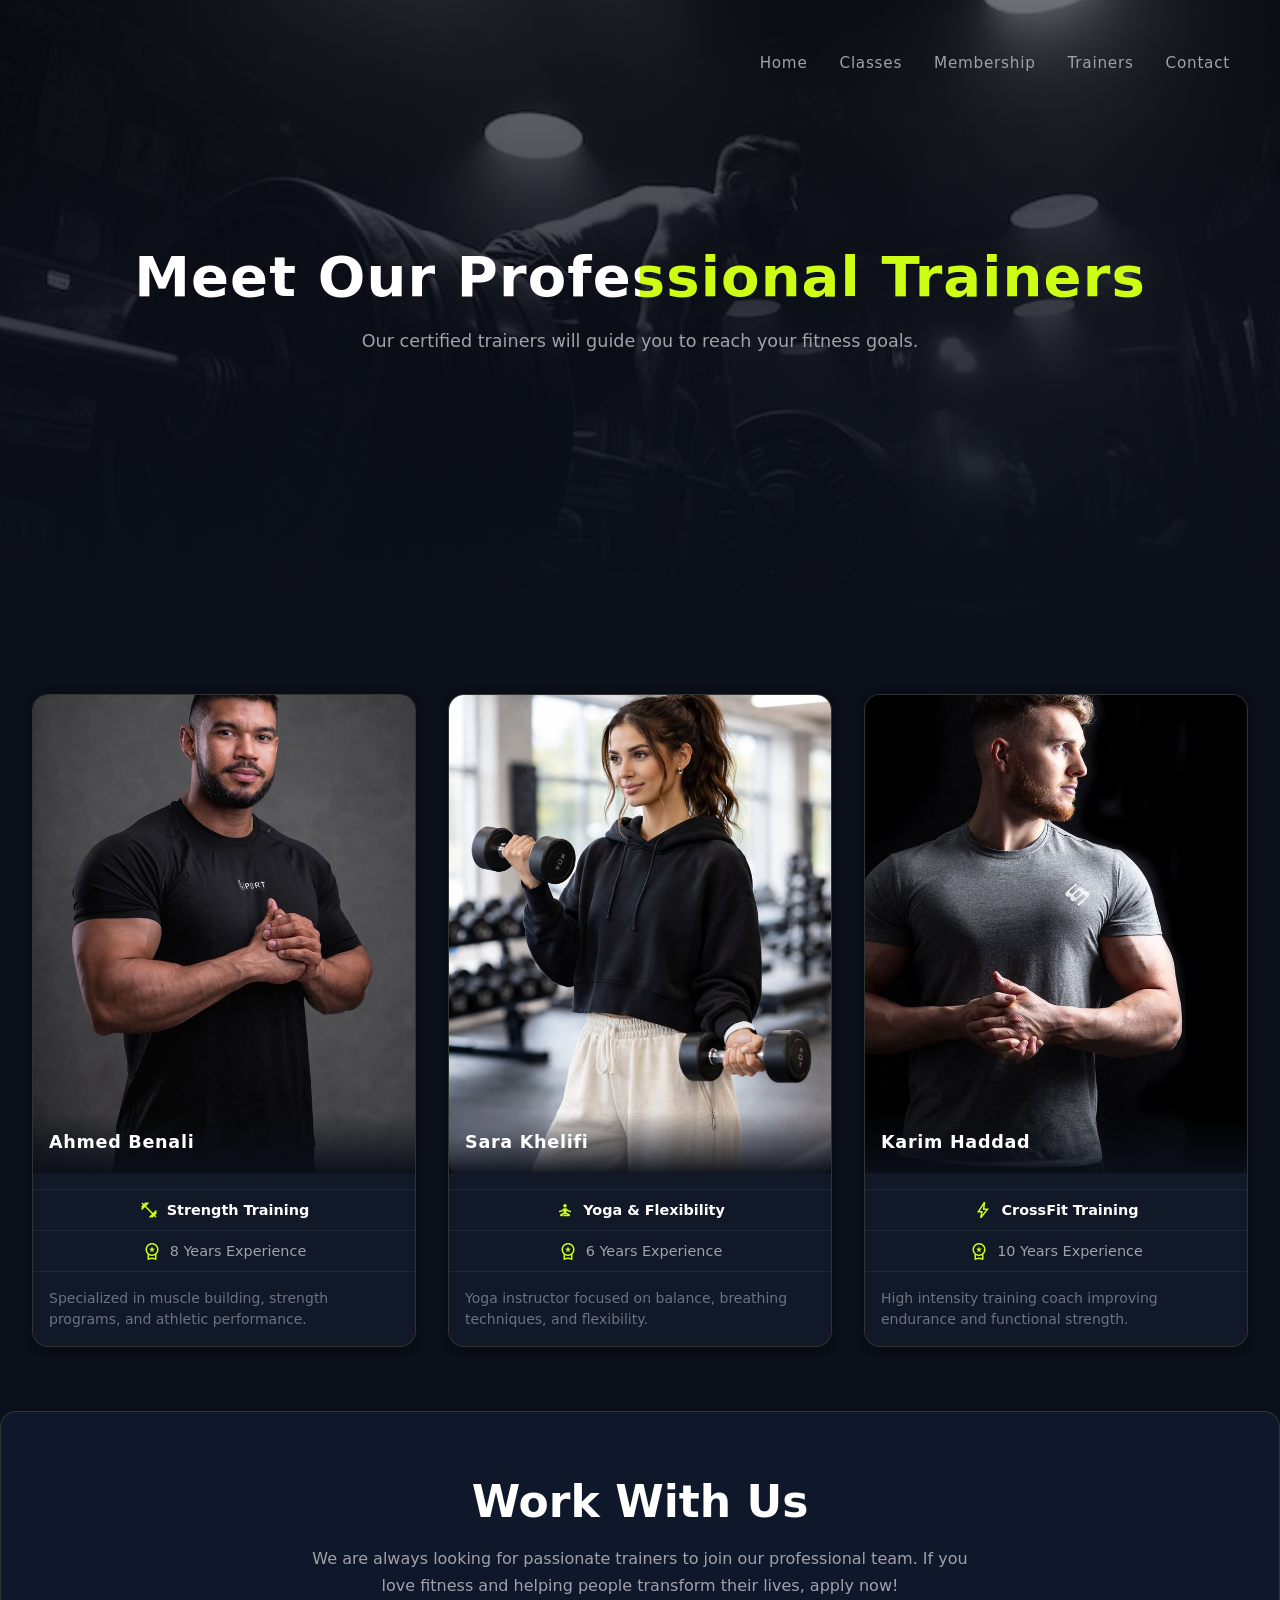
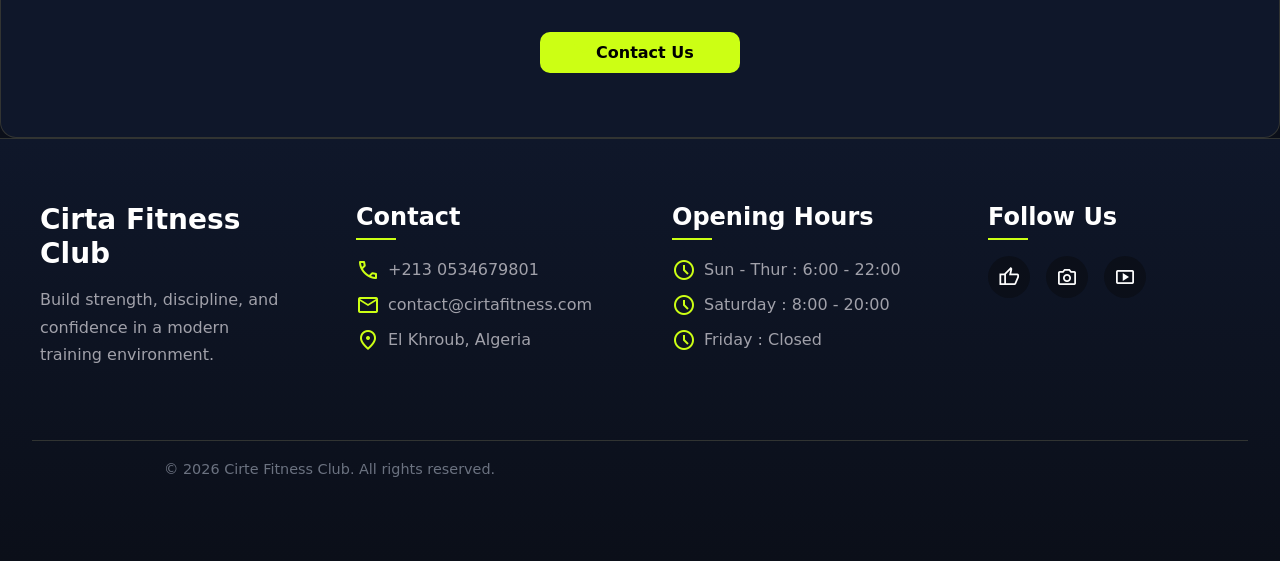
<file: frontend/pages/trainers.html>
<!DOCTYPE html>
<html lang="en">
<head>
    <meta charset="UTF-8">
    <meta name="viewport" content="width=device-width, initial-scale=1.0">
    <title>Professional Trainers | Cirta Fitness Club El Khroub</title>
    <meta name="description"
     content="Meet the professional trainers at Cirta Fitness Club in El Khroub, 
     Algeria. Certified coaches specialized in strength training, CrossFit, yoga, and personal fitness programs.">
    <meta name="keywords"
     content="gym trainers El Khroub, personal trainer Algeria, Cirta Fitness Club trainers, 
     fitness coach El Khroub, strength training coach Algeria">

    <link rel="stylesheet" href="../assets/css/index.css">
    <link href="https://fonts.googleapis.com/css2?family=Material+Symbols+Outlined" rel="stylesheet">
</head>
<body>
    

<header class="headertrainer">


<div  class="headertrainer-overlay">
        
        <!-- <div class="logo">
        <img src="./assets/images/logo.png" alt="Cirte Fitness Club logo">
        </div> -->
      <nav>
        <ul>
          <li><a href="../index.html">Home</a></li>
          <li><a href="../pages/classes.html">Classes</a></li>
          <li><a href="../pages/membership.html">Membership</a></li>
          <li><a href="../pages/trainers.html">Trainers</a></li>
          <li><a href="../pages/contact.html">Contact</a></li>
        </ul>
      </nav>
   
    <!-- hero section -->
      
       <section id="trainereroSection">
        <h1>Meet Our Professional Trainers</h1>
        <p>Our certified trainers will guide you to reach your fitness goals.</p>
       </section>
      </div>
</header>
<main>
<div class="trainers-grid">

<!-- Trainer 1 -->
<article class="trainer-card">

<a href="trainer-details.html">

<figure>
<img src="../assets/images/trainer2.jpg" alt="Ahmed - Strength Trainer">

<figcaption>Ahmed Benali</figcaption>

</figure>

</a>

<p>
<span class="material-symbols-outlined">fitness_center</span>
<strong>Strength Training</strong>
</p>

<p>
<span class="material-symbols-outlined">workspace_premium</span>
8 Years Experience
</p>

<p class="bio">
Specialized in muscle building, strength programs, and athletic performance.
</p>

</article>


<!-- Trainer 2 -->
<article class="trainer-card">

<a href="trainer-details.html">

<figure>
<img src="../assets/images/trainer3.jpg" alt="Sara - Yoga Trainer">

<figcaption>Sara Khelifi</figcaption>

</figure>

</a>

<p>
<span class="material-symbols-outlined">self_improvement</span>
<strong>Yoga & Flexibility</strong>
</p>

<p>
<span class="material-symbols-outlined">workspace_premium</span>
6 Years Experience
</p>

<p class="bio">
Yoga instructor focused on balance, breathing techniques, and flexibility.
</p>

</article>


<!-- Trainer 3 -->
<article class="trainer-card">

<a href="trainer-details.html">

<figure>
<img src="../assets/images/trainer4.jpg" alt="Karim - Crossfit Trainer">

<figcaption>Karim Haddad</figcaption>

</figure>

</a>

<p>
<span class="material-symbols-outlined">bolt</span>
<strong>CrossFit Training</strong>
</p>

<p>
<span class="material-symbols-outlined">workspace_premium</span>
10 Years Experience
</p>

<p class="bio">
High intensity training coach improving endurance and functional strength.
</p>

 </article>

 </div>





<!-- Work With Us Section -->

<section class="recruitment">

  <h2>
   Work With Us
  </h2>

  <p>
   We are always looking for passionate trainers to join our professional team.
   If you love fitness and helping people transform their lives, apply now!
  </p>

   <a href="./contact.html" class="btn">
    <span class="material-symbols-outlined">mail</span>
    Contact Us
   </a>

</section>
</main>
      <!-- footer -->
     <footer id="footer">

  <div class="footer-container">

    <!-- gymInfo -->
    <div class="footer-section">
      <h3>Cirta Fitness Club</h3>
      <p>Build strength, discipline, and confidence in a modern training environment.</p>
    </div>

    <!-- Contact -->
    <div class="footer-section">
      <h4>Contact</h4>

      <p>
        <span class="material-symbols-outlined">call</span>
        +213 0534679801
      </p>

      <p>
        <span class="material-symbols-outlined">mail</span>
        contact@cirtafitness.com
      </p>

      <p>
        <span class="material-symbols-outlined">location_on</span>
        El Khroub, Algeria
      </p>
    </div>

    <!-- Opening Hours -->
    <div class="footer-section">
      <h4>Opening Hours</h4>

      <p>
        <span class="material-symbols-outlined">schedule</span>
        Sun - Thur : 6:00 - 22:00
      </p>

      <p>
        <span class="material-symbols-outlined">schedule</span>
        Saturday : 8:00 - 20:00
      </p>

      <p>
        <span class="material-symbols-outlined">schedule</span>
        Friday : Closed
      </p>
    </div>

    <!-- Social -->
    <div class="footer-section">
      <h4>Follow Us</h4>

      <div class="social-icons">

        <a href="#"><span class="material-symbols-outlined">thumb_up</span></a>
        <a href="#"><span class="material-symbols-outlined">photo_camera</span></a>
        <a href="#"><span class="material-symbols-outlined">smart_display</span></a>

      </div>

    </div>

  </div>

  <div class="footer-bottom">
    <p>© 2026 Cirte Fitness Club. All rights reserved.</p>
  </div>

</footer>
    

</body>
</html>
</file>
<file: frontend/assets/css/index.css>
@import "base/reset.css";
@import "base/variables.css";
@import "base/typography.css";
@import "pages/home.css";
@import "pages/classes.css";
@import "pages/contact.css";
@import "pages/membership.css";
@import "pages/trainer.css";
@import "pages/adminDashboard.css";
@import "pages/adminLogin.css";
@import "pages/adminPlan.css";



@import "layout/footer.css";
@import "layout/header.css";

@import "components/facilityCard.css";
@import "components/planCard.css";
@import "components/statsCrad.css";
@import "components/whyCard.css";
</file>
